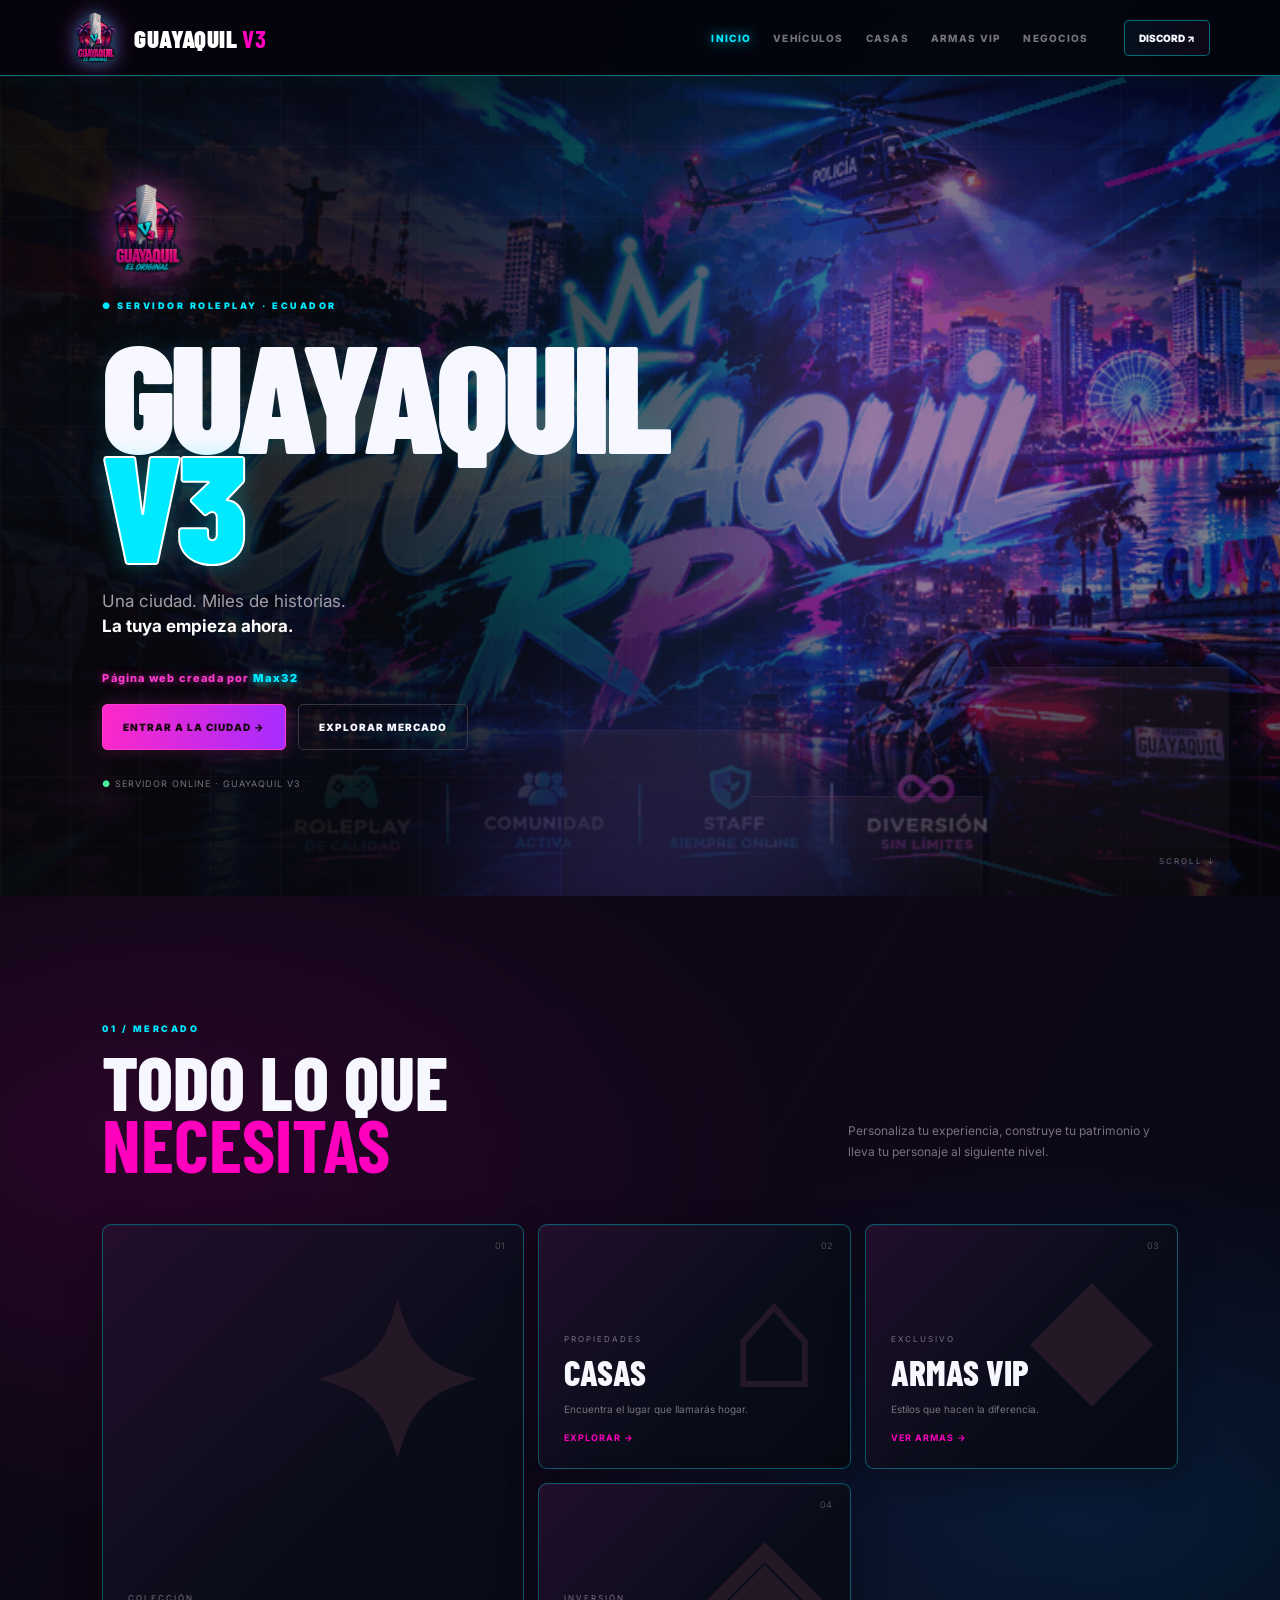
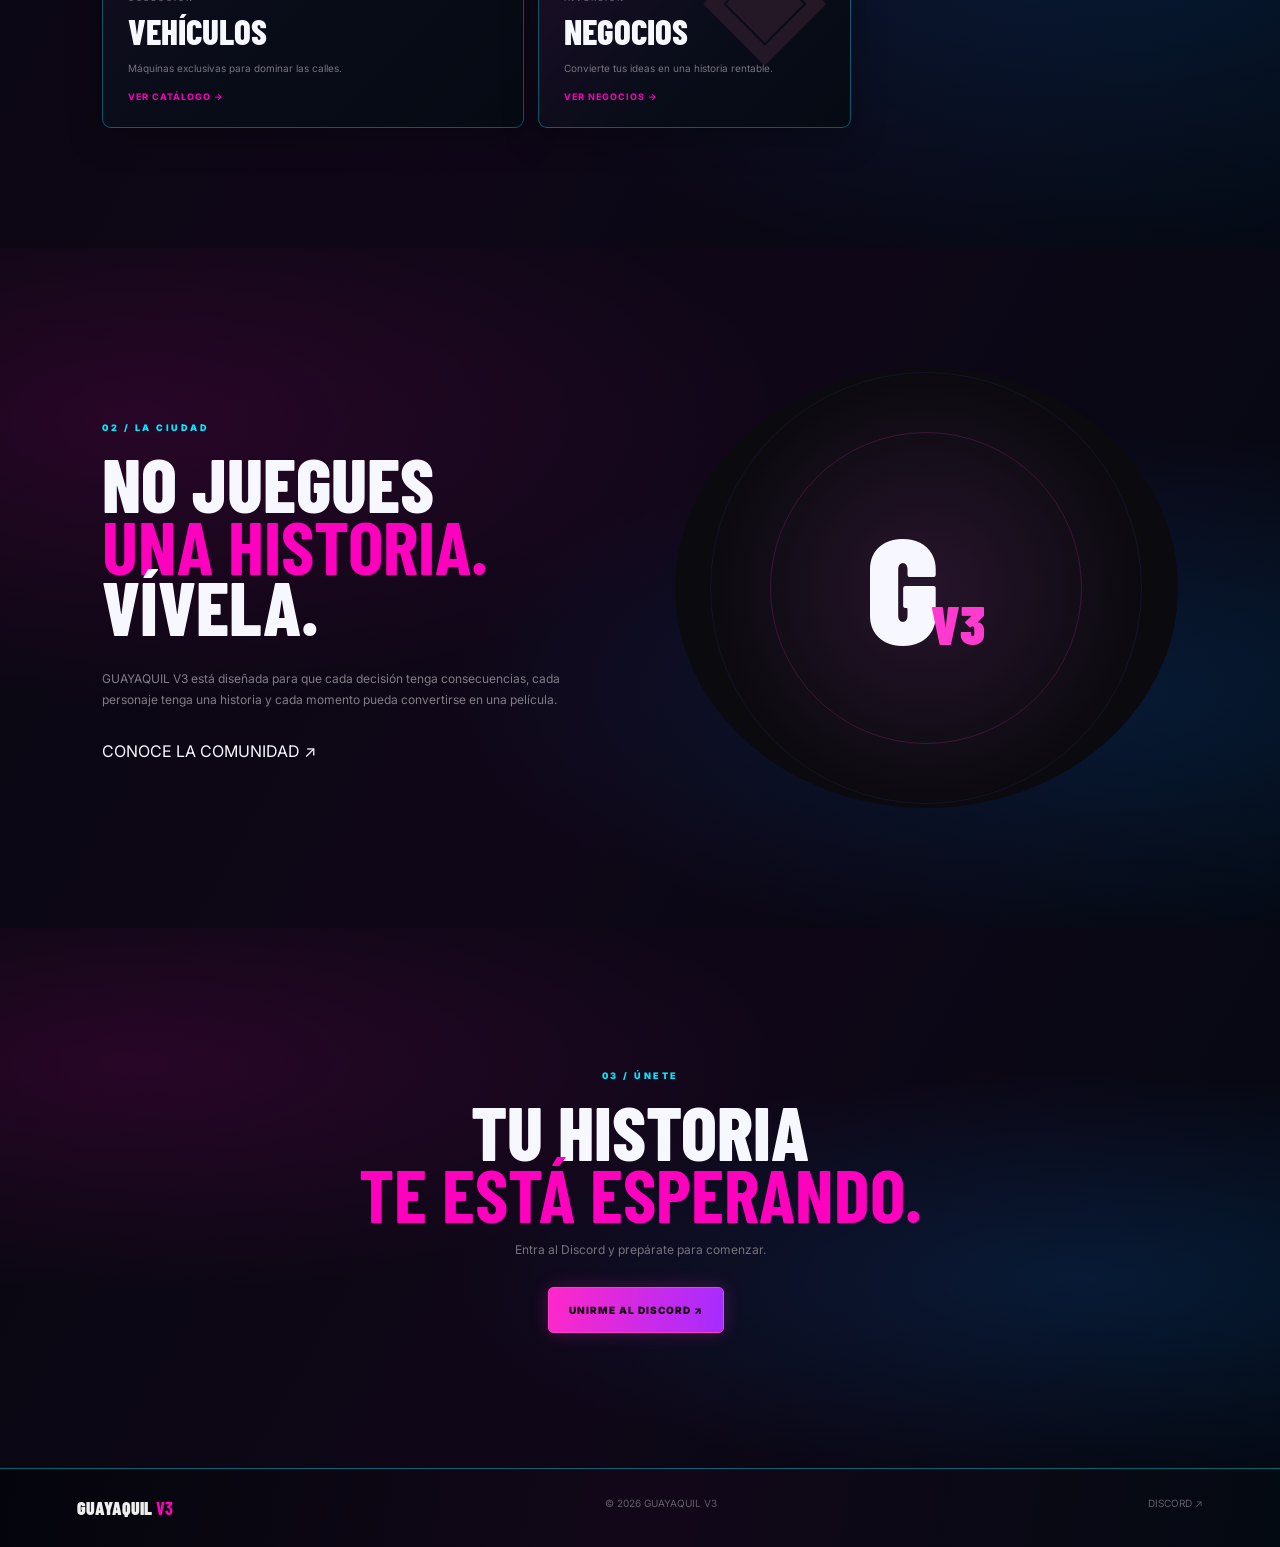
<file: index.html>
<!doctype html>
<html lang="es">
<head>
    <meta charset="utf-8">
    <meta name="viewport" content="width=device-width, initial-scale=1">
    <title>GUAYAQUIL V3 — Tu historia comienza aquí</title>
    <link rel="stylesheet" href="css/style.css">
</head>

<body>

<header class="nav">
    <a class="logo" href="index.html">
        <img src="assets/guayaquilv3logo.png" alt="Logo GUAYAQUIL V3">
        <span>GUAYAQUIL <b>V3</b></span>
    </a>

    <nav>
        <a class="active" href="index.html">INICIO</a>
        <a href="vehiculos.html">VEHÍCULOS</a>
        <a href="casas.html">CASAS</a>
        <a href="armas-vip.html">ARMAS VIP</a>
        <a href="negocios.html">NEGOCIOS</a>
    </nav>

    <a class="discord" href="https://discord.gg/Q2Tde4Y6R" target="_blank">
        DISCORD ↗
    </a>
</header>

<section class="hero">

    <img class="heroBanner"
         src="assets/guayaquil-rp-banner.gif"
         alt=""
         aria-hidden="true">

    <div class="grid"></div>
    <div class="orb o1"></div>
    <div class="orb o2"></div>

    <div class="city">
        <i></i>
        <i></i>
        <i></i>
    </div>

    <div class="heroText">

        <img class="heroLogo"
             src="assets/guayaquilv3logo.png"
             alt="Logo oficial de GUAYAQUIL V3">

        <small>● SERVIDOR ROLEPLAY · ECUADOR</small>

        <h1>
            GUAYAQUIL<br>
            <em>V3</em>
        </h1>

        <p>
            Una ciudad. Miles de historias.<br>
            <strong>La tuya empieza ahora.</strong>
        </p>

        <div class="credit-max32">
            Página web creada por <span>Max32</span>
        </div>

        <div>
            <a class="btn pink"
               href="https://cfx.re/join/gaa9gjq">
                ENTRAR A LA CIUDAD →
            </a>

            <a class="btn" href="#mercado">
                EXPLORAR MERCADO
            </a>
        </div>

        <label>● SERVIDOR ONLINE · GUAYAQUIL V3</label>

    </div>

    <span class="scroll">SCROLL ↓</span>

</section>

<section class="market" id="mercado">

    <small>01 / MERCADO</small>

    <div class="title">
        <h2>
            TODO LO QUE<br>
            <b>NECESITAS</b>
        </h2>

        <p>
            Personaliza tu experiencia, construye tu patrimonio
            y lleva tu personaje al siguiente nivel.
        </p>
    </div>

    <div class="cards">

        <a class="card big" href="vehiculos.html">
            <span>01</span>
            <i>✦</i>
            <div>
                <small>COLECCIÓN</small>
                <h3>VEHÍCULOS</h3>
                <p>Máquinas exclusivas para dominar las calles.</p>
                <b>VER CATÁLOGO →</b>
            </div>
        </a>

        <a class="card" href="casas.html">
            <span>02</span>
            <i>⌂</i>
            <div>
                <small>PROPIEDADES</small>
                <h3>CASAS</h3>
                <p>Encuentra el lugar que llamarás hogar.</p>
                <b>EXPLORAR →</b>
            </div>
        </a>

        <a class="card" href="armas-vip.html">
            <span>03</span>
            <i>◆</i>
            <div>
                <small>EXCLUSIVO</small>
                <h3>ARMAS VIP</h3>
                <p>Estilos que hacen la diferencia.</p>
                <b>VER ARMAS →</b>
            </div>
        </a>

        <a class="card" href="negocios.html">
            <span>04</span>
            <i>◈</i>
            <div>
                <small>INVERSIÓN</small>
                <h3>NEGOCIOS</h3>
                <p>Convierte tus ideas en una historia rentable.</p>
                <b>VER NEGOCIOS →</b>
            </div>
        </a>

    </div>

</section>

<section class="story">

    <div>
        <small>02 / LA CIUDAD</small>

        <h2>
            NO JUEGUES<br>
            <b>UNA HISTORIA.</b><br>
            VÍVELA.
        </h2>

        <p>
            GUAYAQUIL V3 está diseñada para que cada decisión
            tenga consecuencias, cada personaje tenga una
            historia y cada momento pueda convertirse en una película.
        </p>

        <a href="https://discord.gg/Q2Tde4Y6R" target="_blank">
            CONOCE LA COMUNIDAD ↗
        </a>
    </div>

    <div class="seal">
        <div>G<span>V3</span></div>
    </div>

</section>

<section class="cta">

    <small>03 / ÚNETE</small>

    <h2>
        TU HISTORIA<br>
        <b>TE ESTÁ ESPERANDO.</b>
    </h2>

    <p>Entra al Discord y prepárate para comenzar.</p>

    <a class="btn pink"
       href="https://discord.gg/Q2Tde4Y6R"
       target="_blank">
        UNIRME AL DISCORD ↗
    </a>

</section>

<footer>

    <strong>GUAYAQUIL <b>V3</b></strong>

    <span>© 2026 GUAYAQUIL V3</span>

    <a href="https://discord.gg/Q2Tde4Y6R" target="_blank">
        DISCORD ↗
    </a>

</footer>

</body>
</html>
</file>
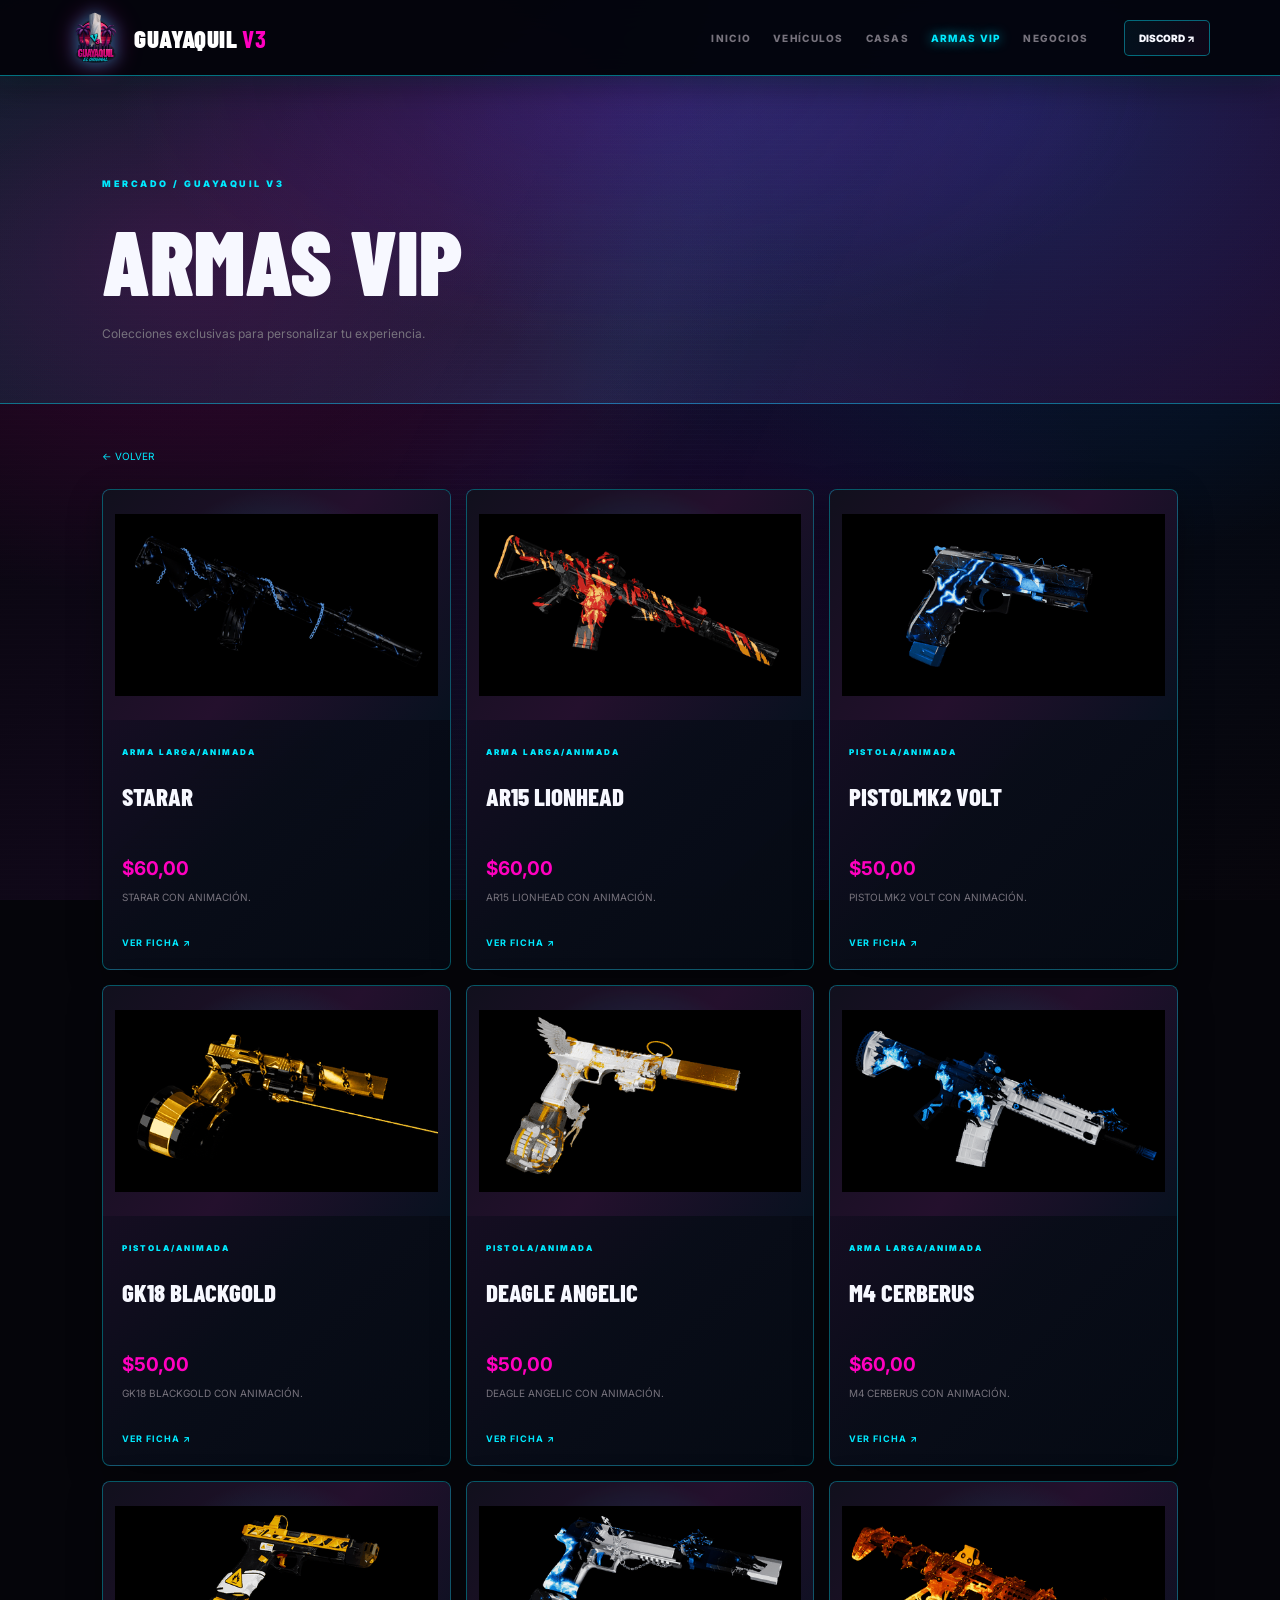
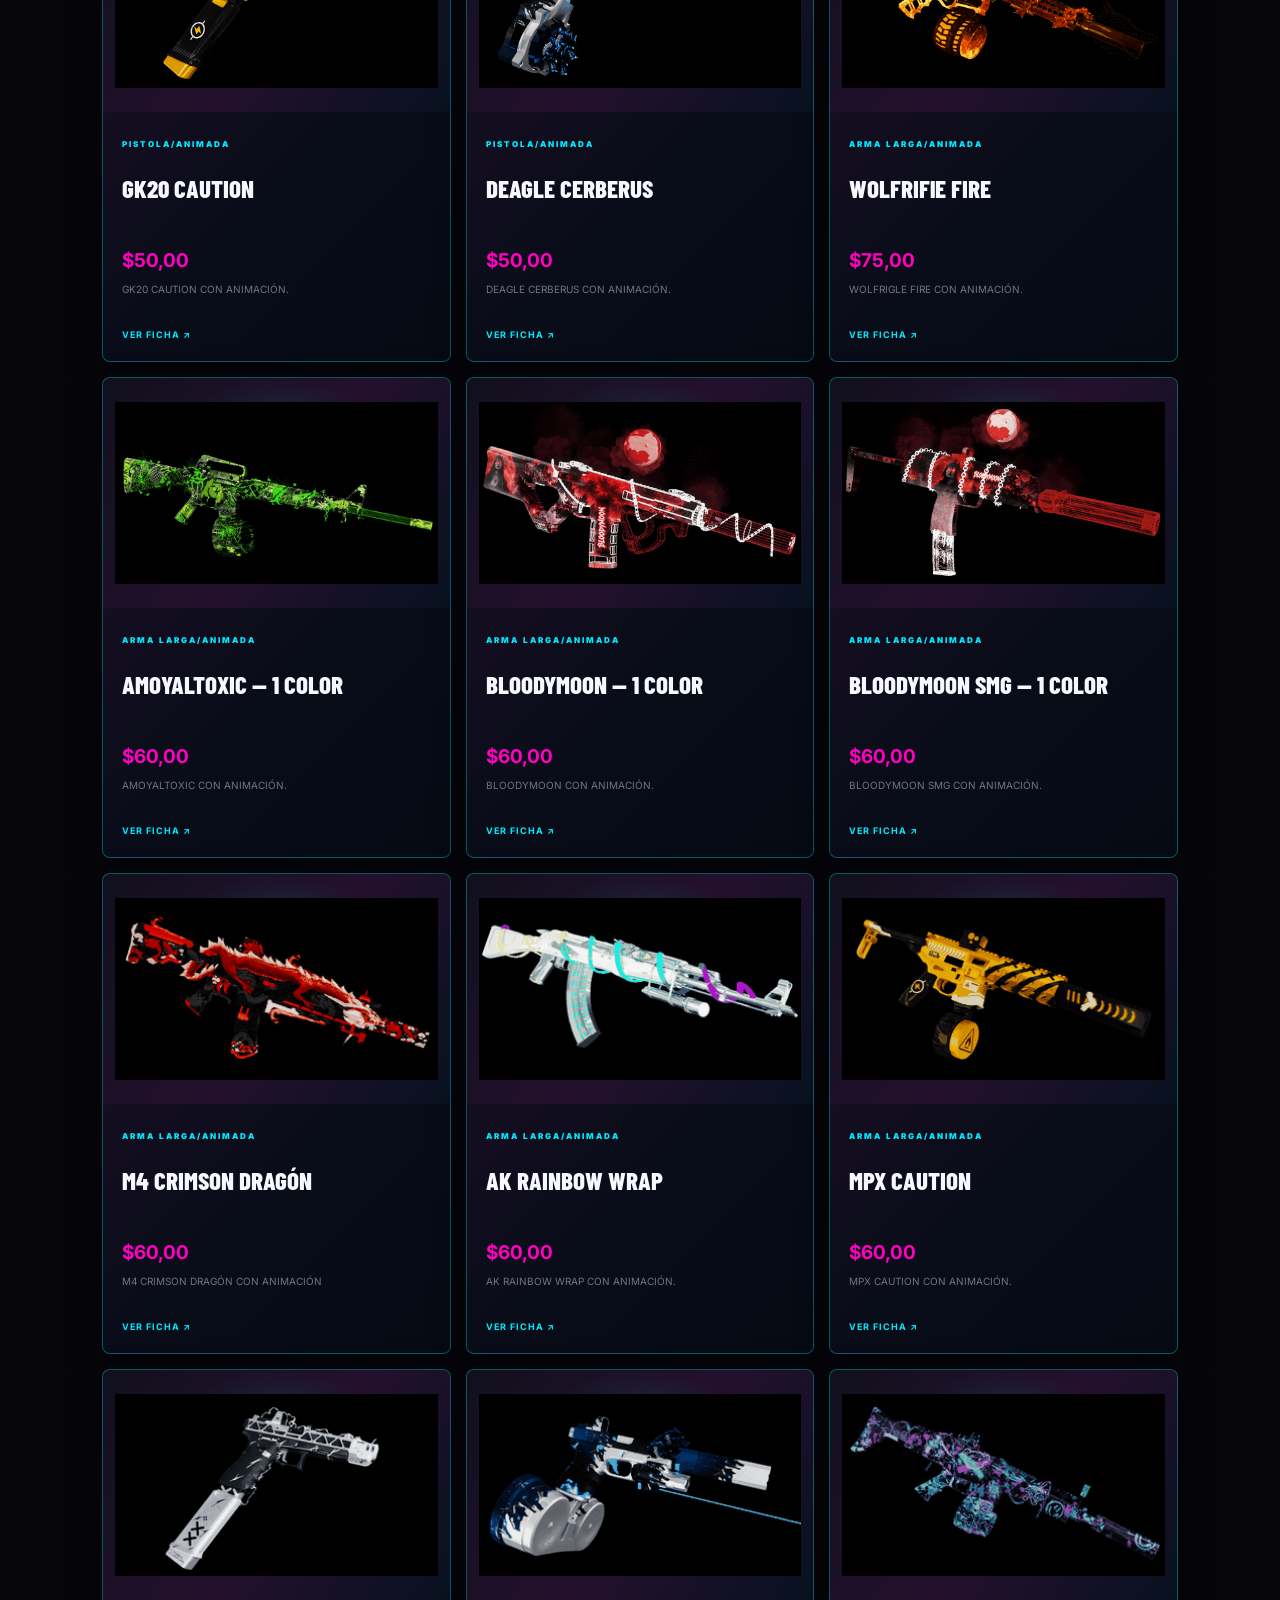
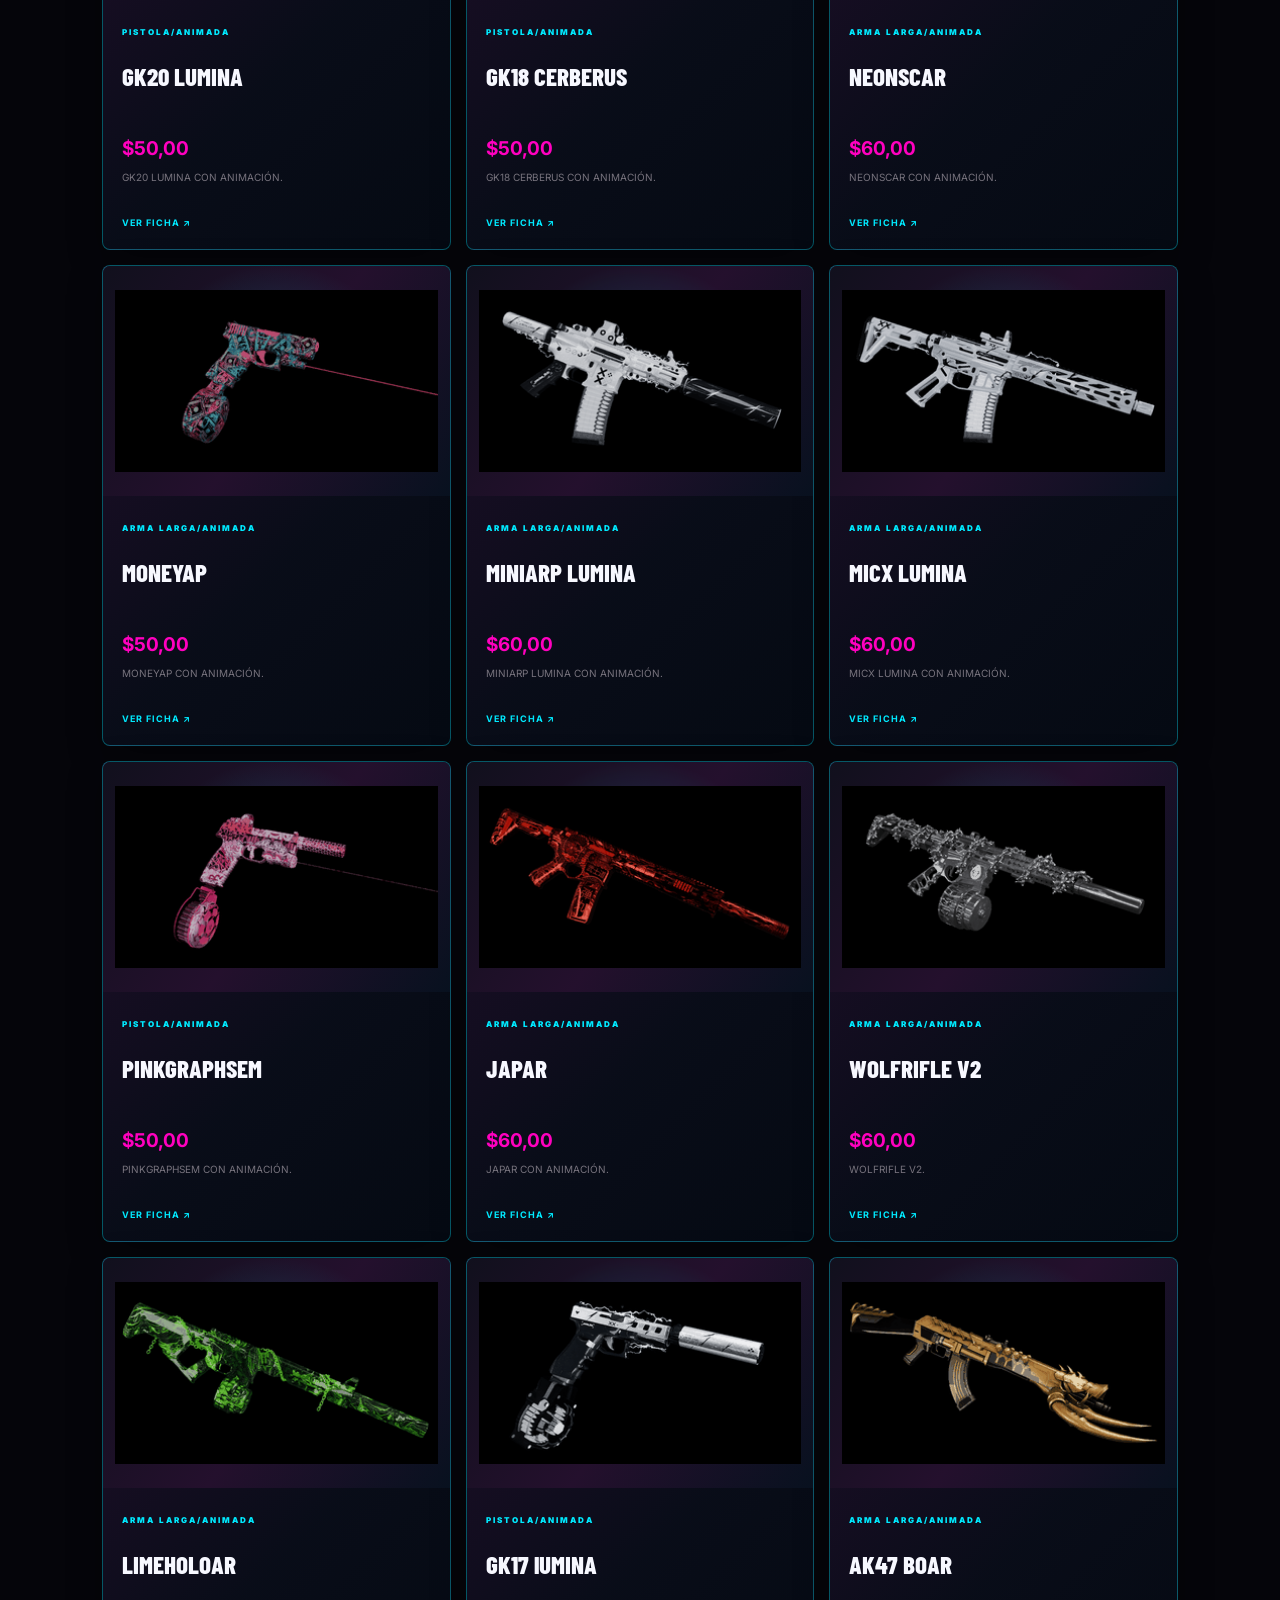
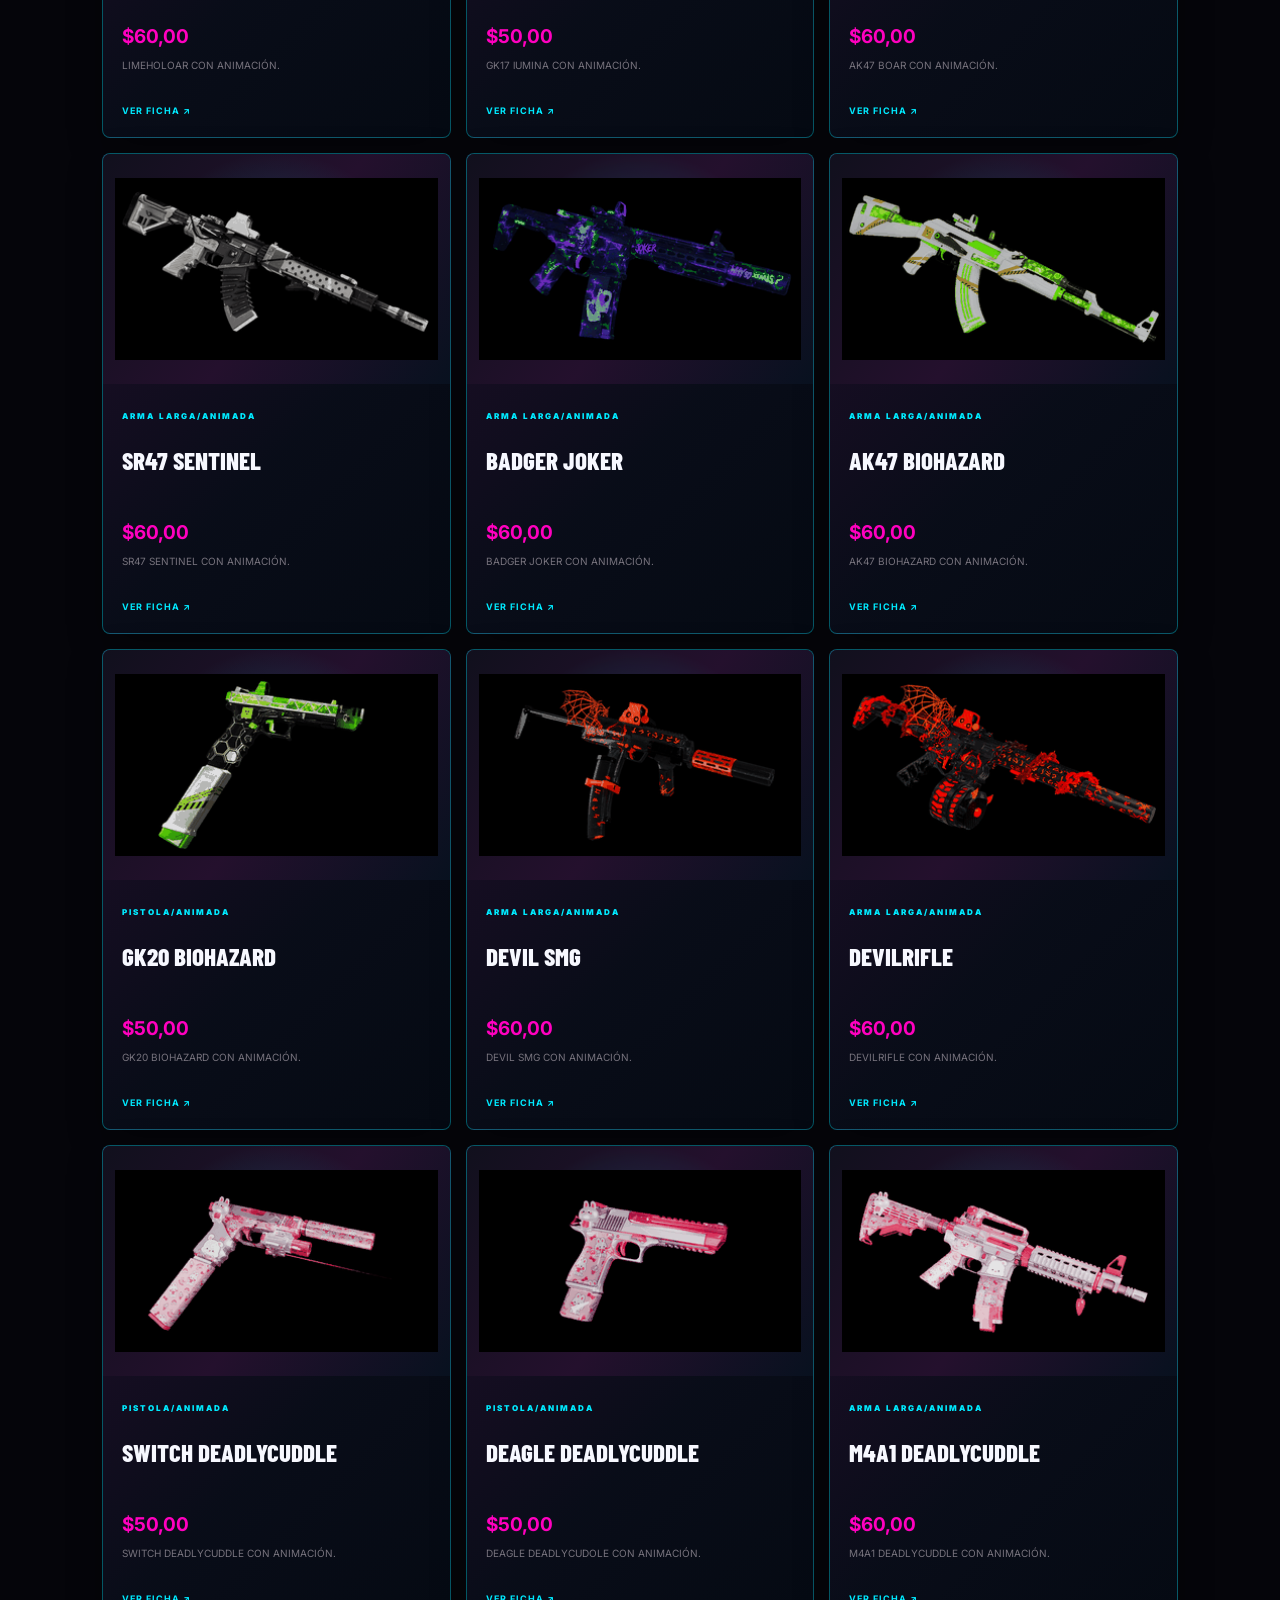
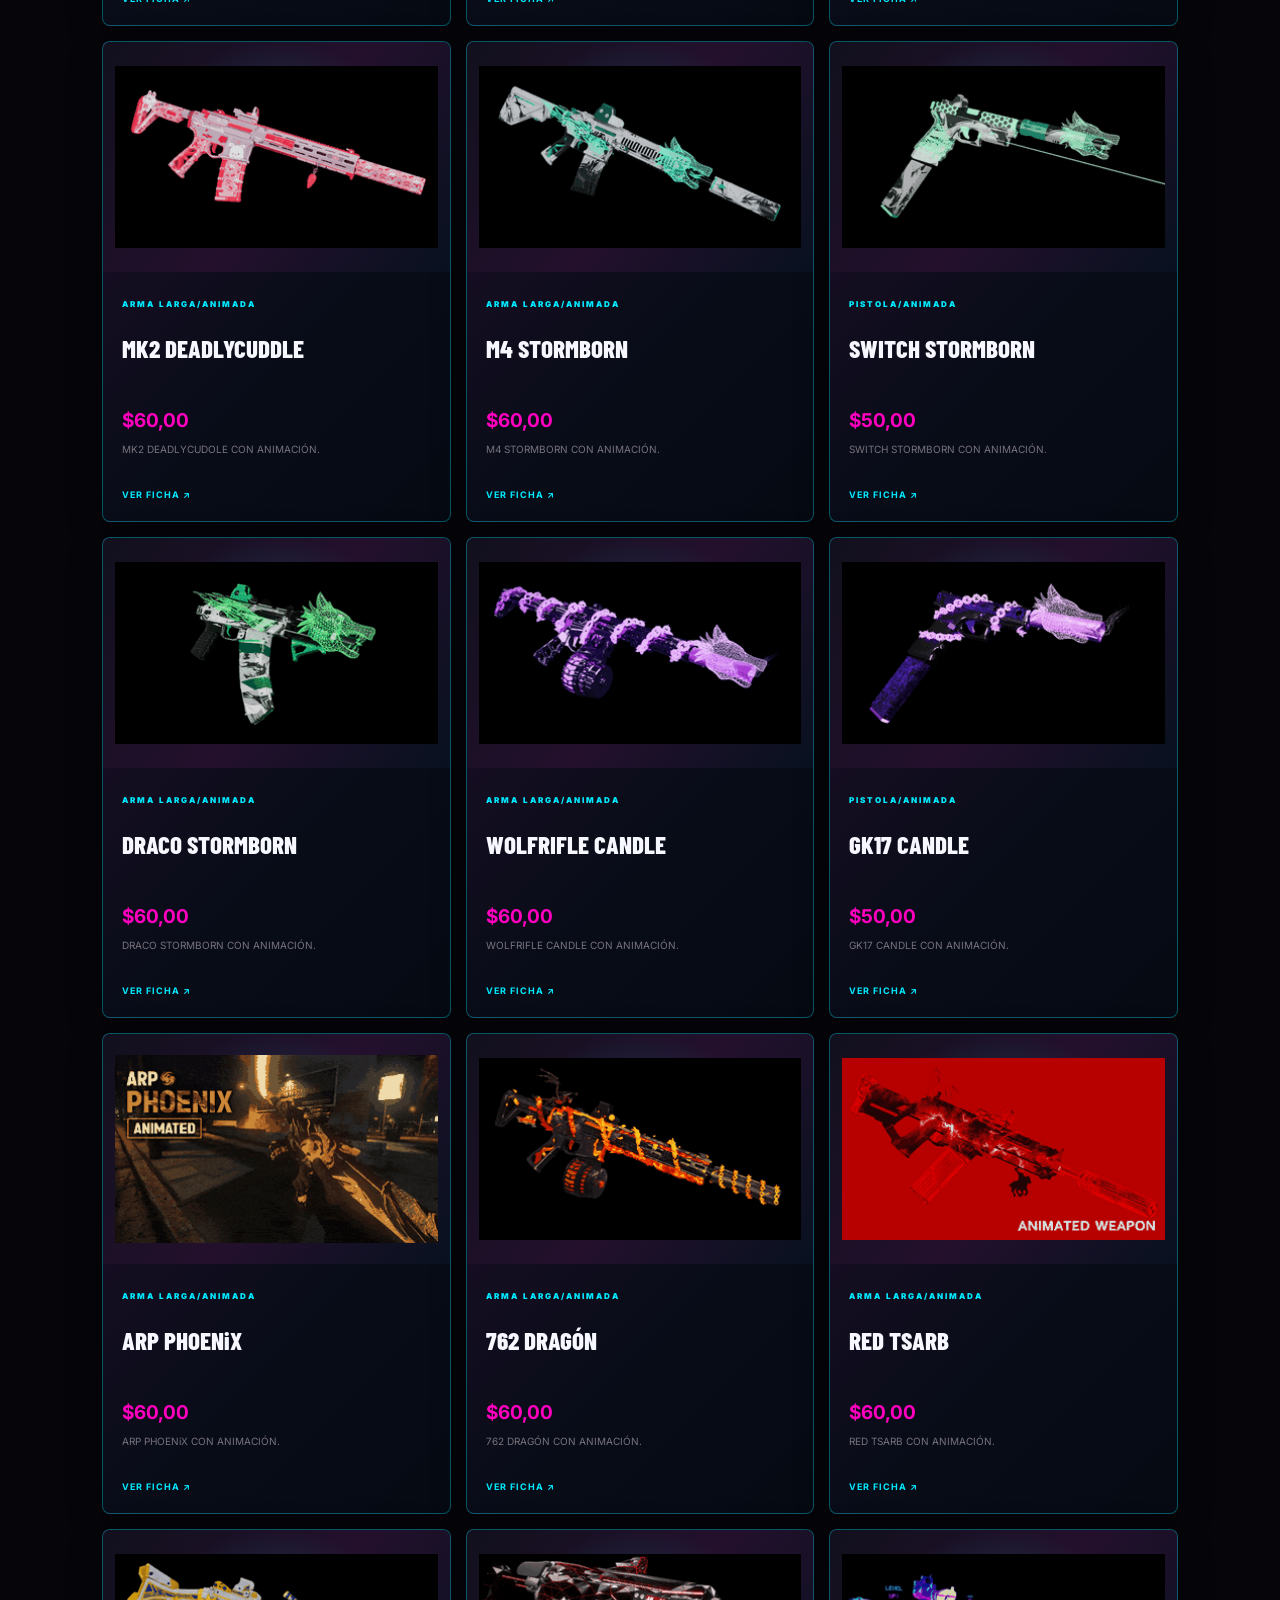
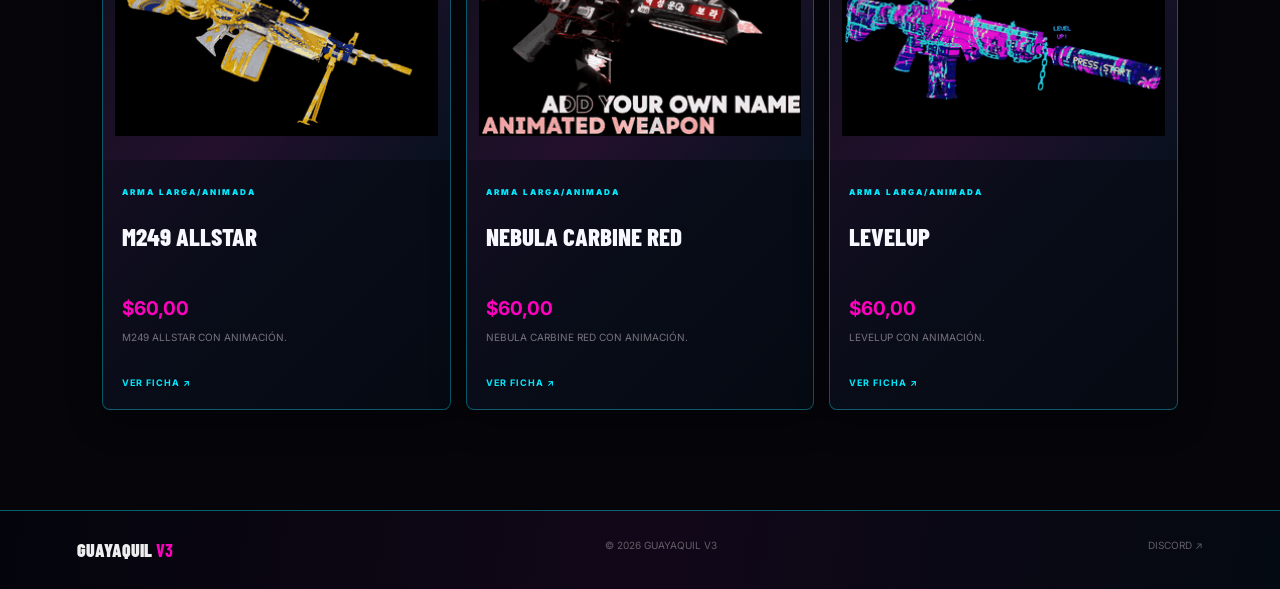
<file: armas-vip.html>
<!doctype html><html lang="es"><head><meta charset="utf-8"><meta name="viewport" content="width=device-width,initial-scale=1"><title>ARMAS VIP — GUAYAQUIL V3</title><link rel="stylesheet" href="css/style.css"></head><body><header class="nav"><a class="logo" href="index.html"><img src="assets/guayaquilv3logo.png" alt="Logo GUAYAQUIL V3"><span>GUAYAQUIL <b>V3</b></span></a><nav><a href="index.html">INICIO</a><a href="vehiculos.html">VEHÍCULOS</a><a href="casas.html">CASAS</a><a class="active" href="armas-vip.html">ARMAS VIP</a><a href="negocios.html">NEGOCIOS</a></nav><a class="discord" href="https://discord.gg/Q2Tde4Y6R" target="_blank">DISCORD ↗</a></header><section class="head"><small>MERCADO / GUAYAQUIL V3</small><h1>ARMAS VIP</h1><p>Colecciones exclusivas para personalizar tu experiencia.</p></section><main class="catalog"><a class="back" href="index.html">← VOLVER</a><div id="grid" class="products" data-cat="armas"></div></main><footer><strong>GUAYAQUIL <b>V3</b></strong><span>© 2026 GUAYAQUIL V3</span><a href="https://discord.gg/Q2Tde4Y6R" target="_blank">DISCORD ↗</a></footer><div id="modal" class="modal hidden"><div class="shade"></div><div class="modalBox"><button id="x">×</button><div class="modalArt">G<span>V3</span></div><div><small id="mcat"></small><h2 id="mtitle"></h2><div id="mprice" class="mprice"></div><p id="mdesc"></p><a class="btn pink" href="https://discord.gg/Q2Tde4Y6R" target="_blank">CONSULTAR POR DISCORD ↗</a></div></div></div><script src="js/catalogo.js"></script><script src="js/script.js"></script></body></html>
</file>
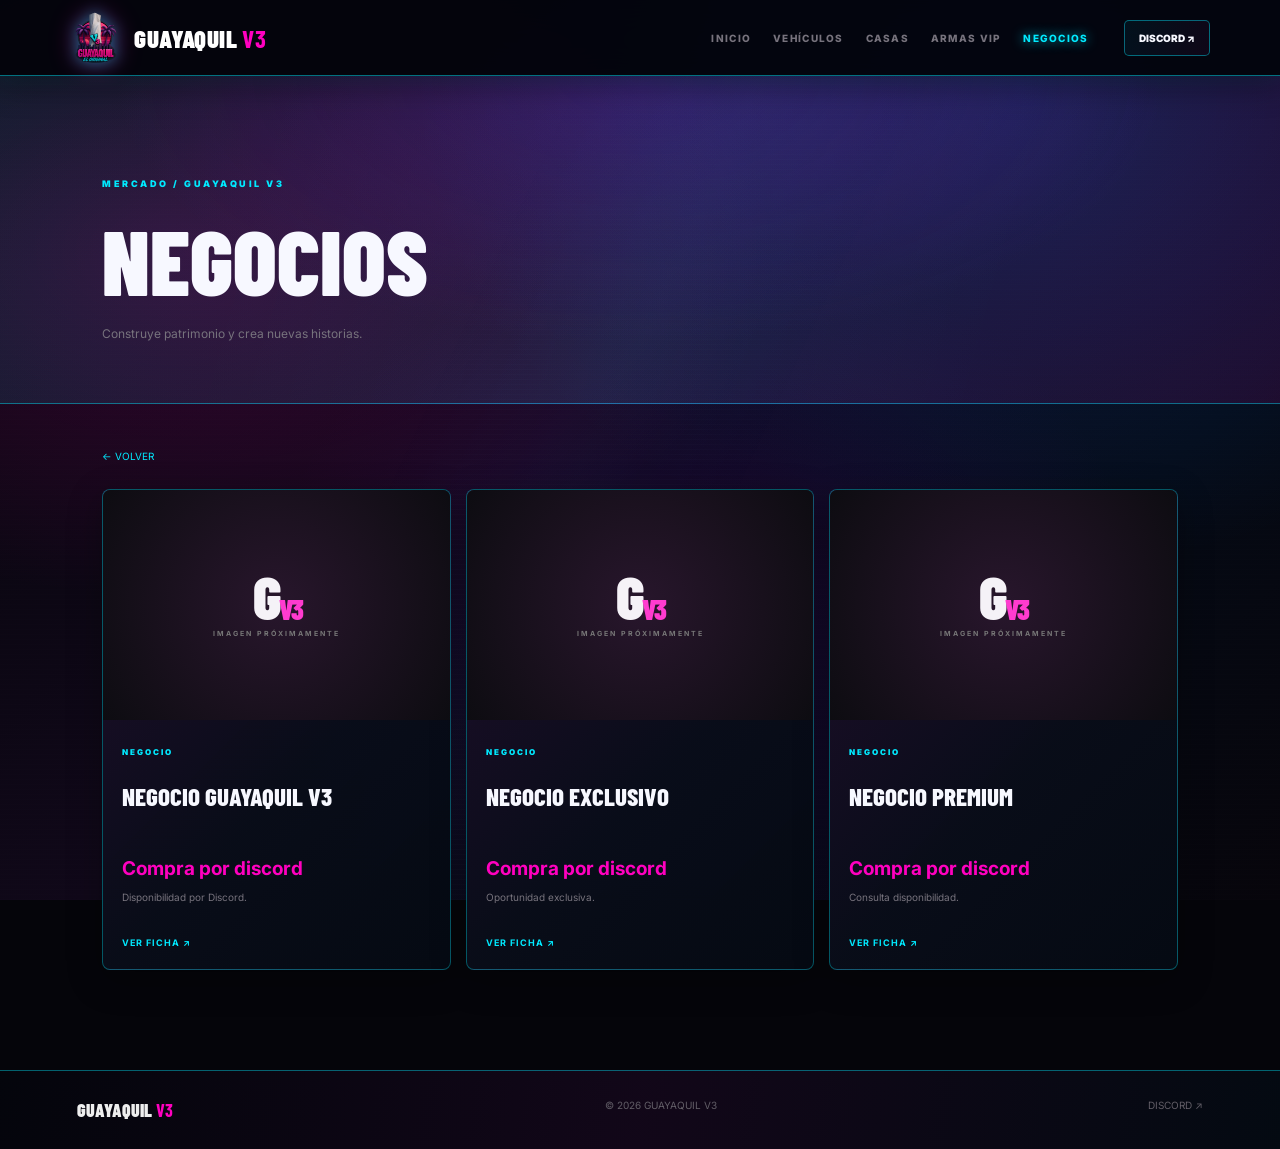
<file: negocios.html>
<!doctype html><html lang="es"><head><meta charset="utf-8"><meta name="viewport" content="width=device-width,initial-scale=1"><title>NEGOCIOS — GUAYAQUIL V3</title><link rel="stylesheet" href="css/style.css"></head><body><header class="nav"><a class="logo" href="index.html"><img src="assets/guayaquilv3logo.png" alt="Logo GUAYAQUIL V3"><span>GUAYAQUIL <b>V3</b></span></a><nav><a href="index.html">INICIO</a><a href="vehiculos.html">VEHÍCULOS</a><a href="casas.html">CASAS</a><a href="armas-vip.html">ARMAS VIP</a><a class="active" href="negocios.html">NEGOCIOS</a></nav><a class="discord" href="https://discord.gg/Q2Tde4Y6R" target="_blank">DISCORD ↗</a></header><section class="head"><small>MERCADO / GUAYAQUIL V3</small><h1>NEGOCIOS</h1><p>Construye patrimonio y crea nuevas historias.</p></section><main class="catalog"><a class="back" href="index.html">← VOLVER</a><div id="grid" class="products" data-cat="negocios"></div></main><footer><strong>GUAYAQUIL <b>V3</b></strong><span>© 2026 GUAYAQUIL V3</span><a href="https://discord.gg/Q2Tde4Y6R" target="_blank">DISCORD ↗</a></footer><div id="modal" class="modal hidden"><div class="shade"></div><div class="modalBox"><button id="x">×</button><div class="modalArt">G<span>V3</span></div><div><small id="mcat"></small><h2 id="mtitle"></h2><div id="mprice" class="mprice"></div><p id="mdesc"></p><a class="btn pink" href="https://discord.gg/Q2Tde4Y6R" target="_blank">CONSULTAR POR DISCORD ↗</a></div></div></div><script src="js/catalogo.js"></script><script src="js/script.js"></script></body></html>
</file>
<file: css/style.css>
@import url('https://fonts.googleapis.com/css2?family=Barlow+Condensed:wght@600;700;800;900&family=Inter:wght@400;600;700;800&display=swap');
*{box-sizing:border-box}
body{margin:0;background:#08080b;color:#f5f2f7;font-family:Inter,Arial,sans-serif}
a{text-decoration:none;color:inherit}
.nav{height:80px;padding:0 6%;display:flex;align-items:center;gap:35px;position:sticky;top:0;z-index:20;background:#08080bdd;backdrop-filter:blur(18px);border-bottom:1px solid #211e26}
.logo{display:flex;align-items:center;gap:10px;font:900 25px 'Barlow Condensed';margin-right:auto}
.logo img{width:34px;height:34px;object-fit:contain;filter:drop-shadow(0 0 8px #ff3bcf66)}
.logo b,h1 em,h2 b,.card b,.price b,.mprice b{color:#ff3bcf}
.nav nav{display:flex;gap:27px}
.nav nav a{font-size:10px;font-weight:800;letter-spacing:1.3px;color:#77737d}
.nav nav a:hover,.nav nav .active{color:#fff}
.discord{font-size:10px;font-weight:900;border:1px solid #39333d;border-radius:5px;padding:11px 14px}
.discord:hover{border-color:#ff3bcf;color:#ff3bcf}
.hero{height:calc(100vh - 80px);min-height:650px;position:relative;isolation:isolate;overflow:hidden;display:flex;align-items:center;padding:0 8%;background:radial-gradient(circle at 70% 45%,#30133d,transparent 35%),linear-gradient(120deg,#08080b,#100a14)}
.grid{position:absolute;inset:0;z-index:2;pointer-events:none;background-image:linear-gradient(#ffffff05 1px,transparent 1px),linear-gradient(90deg,#ffffff05 1px,transparent 1px);background-size:70px 70px}
.orb{position:absolute;border-radius:50%;filter:blur(80px);opacity:.22;z-index:2;pointer-events:none}
.o1{width:400px;height:400px;background:#ff3bcf;right:10%;top:15%}
.o2{width:350px;height:350px;background:#754cff;right:35%;bottom:-20%}
.heroText{position:relative;z-index:5}
.heroText>small,.market>small,.story small,.cta small,.head small{color:#ff3bcf;font-size:9px;font-weight:900;letter-spacing:2.5px}
.heroLogo{display:block;width:92px;height:92px;object-fit:contain;margin:0 0 18px;filter:drop-shadow(0 0 18px #ff3bcf88);animation:logoFloat 4s ease-in-out infinite}
.hero h1{font:900 clamp(90px,12vw,175px)/.72 'Barlow Condensed';letter-spacing:-5px;margin:25px 0}
.hero h1 em{font-style:normal;color:transparent;-webkit-text-stroke:2px #fff}
.hero p{color:#a29da7;font-size:17px;line-height:1.5;margin:30px 0}
.hero p strong{color:#fff}
.btn{display:inline-block;padding:16px 20px;border:1px solid #3a3540;border-radius:5px;font-size:10px;font-weight:900;letter-spacing:1px;margin-right:8px}
.btn.pink{background:#ff3bcf;color:#170511;border-color:#ff3bcf;box-shadow:0 10px 35px #ff3bcf2a}
.heroText label{display:block;margin-top:28px;color:#77727c;font-size:9px;letter-spacing:1px}
.heroText label:first-letter{color:#48ef99}
.scroll{position:absolute;right:5%;bottom:30px;z-index:3;color:#69646d;font-size:8px;letter-spacing:2px}
.city{position:absolute;right:4%;bottom:0;width:52%;height:45%;z-index:2;opacity:.28;pointer-events:none}
.city i{position:absolute;bottom:0;background:linear-gradient(#3d2d3e,#17131a);border-top:1px solid #6d456a}
.city i:nth-child(1){left:0;width:35%;height:45%}
.city i:nth-child(2){left:28%;width:35%;height:27%}
.city i:nth-child(3){right:0;width:36%;height:62%}
.heroBanner{position:absolute;inset:0;width:100%;height:100%;object-fit:cover;object-position:center center;z-index:0;opacity:.72;transform:scale(1.03);animation:bannerDrift 28s ease-in-out infinite alternate;pointer-events:none}
.hero::after{content:"";position:absolute;inset:0;z-index:1;background:linear-gradient(90deg,rgba(8,8,11,.94) 0%,rgba(8,8,11,.78) 30%,rgba(8,8,11,.24) 68%,rgba(8,8,11,.34) 100%),linear-gradient(0deg,rgba(8,8,11,.58),transparent 42%,rgba(8,8,11,.14))}
@keyframes bannerDrift{from{transform:scale(1.03) translate3d(0,0,0)}to{transform:scale(1.12) translate3d(-1.2%,.6%,0)}}
@keyframes logoFloat{0%,100%{transform:translateY(0)}50%{transform:translateY(-6px)}}
.market{padding:120px 8%}
.title{display:flex;justify-content:space-between;align-items:end;margin:15px 0 50px}
.title h2,.story h2,.cta h2{font:800 75px/.82 'Barlow Condensed';margin:0}
.title p{max-width:330px;color:#77737d;font-size:12px;line-height:1.7}
.cards{display:grid;grid-template-columns:1.35fr 1fr 1fr;grid-auto-rows:245px;gap:14px}
.card{position:relative;overflow:hidden;border:1px solid #24212a;border-radius:9px;background:linear-gradient(135deg,#121117,#0b0a0f);padding:25px;transition:.25s}
.card.big{grid-row:span 2}
.card:hover{transform:translateY(-5px);border-color:#60455f}
.card>span{position:absolute;right:18px;top:15px;color:#4d4852;font-size:9px}
.card>i{position:absolute;right:10%;top:5%;font:900 150px 'Barlow Condensed';font-style:normal;color:#241827}
.card.big>i{font-size:210px}
.card div{position:absolute;bottom:23px;left:25px}
.card div small{color:#77727d;font-size:8px;letter-spacing:2px}
.card h3{font:800 35px 'Barlow Condensed';margin:5px 0}
.card p{color:#77737d;font-size:10px;max-width:280px}
.card b{font-size:9px;letter-spacing:1px}
.story{padding:120px 8%;display:grid;grid-template-columns:1fr 1fr;gap:70px;align-items:center;background:#0b0a0f}
.story h2{margin:18px 0}
.story p{max-width:520px;color:#817c86;font-size:12px;line-height:1.8;margin:30px 0}
.story>a{font-size:10px;font-weight:900;border-bottom:1px solid #3b3540;padding-bottom:8px}
.seal{height:440px;display:flex;align-items:center;justify-content:center;border-radius:50%;background:radial-gradient(circle,#27142b,#0b0a0f 65%);position:relative}
.seal:before,.seal:after{content:"";position:absolute;border:1px solid #ff3bcf2d;border-radius:50%}
.seal:before{width:310px;height:310px}
.seal:after{width:430px;height:430px;border-color:#754cff1c}
.seal div{font:900 150px/.7 'Barlow Condensed';letter-spacing:-8px}
.seal span{color:#ff3bcf;font-size:55px;letter-spacing:0}
.cta{text-align:center;padding:135px 20px;position:relative;overflow:hidden}
.cta h2{margin:18px 0}
.cta p{color:#77737d;font-size:12px;margin-bottom:30px}
footer{padding:28px 6%;border-top:1px solid #211e26;display:flex;justify-content:space-between;color:#625e67;font-size:10px}
footer strong{font:900 18px 'Barlow Condensed';color:#eee}
footer strong b{color:#ff3bcf}
.head{padding:95px 8% 50px;background:radial-gradient(circle at 50% 0,#30143d,transparent 50%);border-bottom:1px solid #1e1b22}
.head h1{font:900 90px 'Barlow Condensed';margin:15px 0 5px}
.head p{color:#77737d;font-size:12px}
.catalog{padding:40px 8% 100px}
.back{font-size:10px;color:#77727d}
.products{display:grid;grid-template-columns:repeat(3,minmax(0,1fr));gap:15px;margin-top:25px}
.product{min-width:0;border:1px solid #24212a;background:#0e0d12;border-radius:8px;overflow:hidden;cursor:pointer;transition:.25s}
.product:hover{transform:translateY(-4px);border-color:#60455f}
/* Catálogo: GIF centrado y sin etiquetas encima de las armas */
.prodArt{position:relative;isolation:isolate;overflow:hidden;width:100%;height:230px;display:flex;align-items:center;justify-content:center;padding:0;background:radial-gradient(circle,#28162c,#0d0c11);font:900 40px 'Barlow Condensed';text-align:center;color:#3f2441}
.prodArt img.productImage{display:block;position:absolute;inset:0;z-index:1;width:100%;height:100%;min-width:0;min-height:0;max-width:100%;max-height:100%;padding:12px;object-fit:contain;object-position:center;background:transparent}
.prodArt .artTag,.prodArt .artBrand{position:absolute;z-index:2;pointer-events:none;display:none}
.prodArt b{color:#ff3bcf}
.prodArt small{position:absolute;margin-top:-190px;margin-left:190px;font:700 7px Inter;color:#777;letter-spacing:2px}
.artTag{display:inline-block;padding:5px 7px;background:#08080bc9;border:1px solid #ffffff20;border-radius:3px;color:#e9dce9;font:800 8px Inter,sans-serif;letter-spacing:1px}
.artBrand{color:#aaa1b0;font:800 8px Inter,sans-serif;letter-spacing:1.5px;text-shadow:0 1px 6px #000}
.artBrand b{color:#ff3bcf}
.artPlaceholder{width:100%;height:100%;display:flex;flex-direction:column;align-items:center;justify-content:center;gap:8px;background:radial-gradient(circle,#28162c,#0d0c11)}
.artSymbol{font:900 60px/.8 'Barlow Condensed';color:#f5f2f7;letter-spacing:-3px}
.artSymbol span{color:#ff3bcf;font-size:28px}
.artPlaceholder small{position:static;margin:0;color:#777;font:700 7px Inter,sans-serif;letter-spacing:2px}
.no-image{background:radial-gradient(circle,#28162c,#0d0c11)}
.prodInfo{padding:19px}
.prodInfo>small{color:#ff3bcf;font-size:8px;font-weight:900;letter-spacing:2px}
.prodInfo h3{font:800 25px/1 'Barlow Condensed';min-height:48px}
.prodInfo p{color:#77737d;font-size:10px;line-height:1.5;min-height:30px}
.prodInfo>strong{font-size:9px;letter-spacing:1px}
.price{font-size:19px}
.price s{color:#55515d;font-size:13px;margin-right:7px}
.modal{position:fixed;inset:0;z-index:100;display:flex;align-items:center;justify-content:center}
.hidden{display:none}
.shade{position:absolute;inset:0;background:#000d;backdrop-filter:blur(10px)}
.modalBox{position:relative;z-index:2;width:min(850px,92%);display:grid;grid-template-columns:1fr 1fr;background:#111016;border:1px solid #38313c;border-radius:10px;overflow:hidden}
.modalBox>div:last-child{padding:45px}
.modalArt{position:relative;isolation:isolate;overflow:hidden;min-width:0;min-height:400px;display:flex;align-items:center;justify-content:center;font:900 130px 'Barlow Condensed';color:#3e2140;background:radial-gradient(circle,#29152e,#0d0c11)}
.modalArt img.modalProductImage{display:block;position:absolute;inset:0;z-index:1;width:100%;height:100%;min-width:0;min-height:400px;max-width:100%;padding:20px;object-fit:contain;object-position:center;background:transparent}
.modalArt .artTag,.modalArt .artBrand{display:none!important}
.modalArt span{color:#ff3bcf;font-size:50px}
.modalBox h2{font:800 40px/1 'Barlow Condensed'}
.modalBox p{color:#88828c;font-size:12px;line-height:1.7}
.mprice{font-size:23px}
.mprice s{color:#55515d;font-size:14px;margin-right:8px}
.modalBox button{position:absolute;right:12px;top:12px;border:1px solid #48404c;background:#111;color:#fff;border-radius:50%;width:32px;height:32px;font-size:20px}
@media(max-width:900px){.nav nav{display:none}.cards,.products{grid-template-columns:repeat(2,minmax(0,1fr))}.card.big{grid-row:auto}.story{grid-template-columns:1fr}.seal{display:none}}
@media(max-width:700px){.heroBanner{object-position:58% center;opacity:.55}.hero::after{background:linear-gradient(90deg,rgba(8,8,11,.90),rgba(8,8,11,.55)),linear-gradient(0deg,rgba(8,8,11,.65),transparent)}}
@media(max-width:600px){.nav .logo{font-size:21px}.nav .logo img{width:29px;height:29px}.hero{padding:0 7%}.hero h1{font-size:82px;margin-top:18px}.heroLogo{width:72px;height:72px;margin-bottom:12px}.hero .heroLogo{width:108px;height:108px;margin-bottom:14px}.market,.story{padding:80px 6%}.title{display:block}.title h2,.story h2,.cta h2{font-size:57px}.cards,.products{grid-template-columns:1fr}.head{padding:70px 6% 40px}.head h1{font-size:70px}.catalog{padding:35px 6% 70px}.modalBox{grid-template-columns:1fr}.modalArt,.modalArt img.modalProductImage{min-height:220px}.modalBox>div:last-child{padding:28px}footer{flex-direction:column;gap:12px;text-align:center}}
@media(prefers-reduced-motion:reduce){.heroBanner,.heroLogo{animation:none;transform:none}}


/* =========================================================
   GUAYAQUIL V3 — TEMA NEÓN CINEMATOGRÁFICO
   Overrides visuales: conserva catálogo, tarjetas y funciones.
   ========================================================= */
:root{
  --gv3-cyan:#00eaff;
  --gv3-blue:#168bff;
  --gv3-pink:#ff28c8;
  --gv3-violet:#702cff;
  --gv3-bg:#05070d;
  --gv3-panel:rgba(10,13,25,.88);
}
html{background:var(--gv3-bg);scroll-behavior:smooth}
body{
  background:
    radial-gradient(ellipse at 50% -12%,rgba(112,44,255,.25),transparent 46%),
    radial-gradient(ellipse at 92% 22%,rgba(0,234,255,.09),transparent 32%),
    radial-gradient(ellipse at 4% 54%,rgba(255,40,200,.08),transparent 34%),
    #05070d;
  color:#f7f8ff;
}
body:before{
  content:"";position:fixed;inset:0;z-index:-1;pointer-events:none;
  background:linear-gradient(120deg,transparent 0 42%,rgba(0,234,255,.025) 50%,transparent 58%),
             repeating-linear-gradient(0deg,rgba(255,255,255,.012) 0 1px,transparent 1px 4px);
}
.nav{
  min-height:78px;height:auto;padding:12px 5.5%;
  background:rgba(4,6,13,.88);border-bottom:1px solid rgba(0,234,255,.25);
  box-shadow:0 8px 32px rgba(0,0,0,.28),0 1px 18px rgba(0,234,255,.04);
}
.logo{gap:11px;font-size:25px;letter-spacing:.4px}
.logo img{
  width:43px;height:43px;object-fit:contain;filter:drop-shadow(0 0 8px rgba(0,234,255,.32)) drop-shadow(0 0 12px rgba(255,40,200,.18));
}
.logo b,h1 em,h2 b,.card b,.price b,.mprice b{color:var(--gv3-pink)}
.nav nav{gap:clamp(12px,1.7vw,27px)}
.nav nav a{transition:color .2s ease,text-shadow .2s ease}
.nav nav a:hover,.nav nav .active{color:var(--gv3-cyan);text-shadow:0 0 12px rgba(0,234,255,.55)}
.discord,.btn{transition:all .2s ease}
.discord{border-color:rgba(0,234,255,.42);background:linear-gradient(110deg,rgba(0,234,255,.06),rgba(255,40,200,.05))}
.discord:hover{border-color:var(--gv3-pink);color:var(--gv3-pink);box-shadow:0 0 18px rgba(255,40,200,.18)}
.hero{
  background-color:#05070d;
  background-image:radial-gradient(ellipse at 70% 35%,rgba(0,105,255,.22),transparent 38%),radial-gradient(ellipse at 80% 65%,rgba(255,40,200,.18),transparent 35%);
}
.hero:after{pointer-events:none}
.heroText h1{ text-shadow:0 0 26px rgba(0,234,255,.12) }
.heroText h1 em{color:var(--gv3-cyan);text-shadow:0 0 24px rgba(0,234,255,.32)}
.head{
  position:relative;isolation:isolate;overflow:hidden;
  background:
    radial-gradient(ellipse at 52% 0%,rgba(112,44,255,.24),transparent 52%),
    linear-gradient(110deg,rgba(0,234,255,.035),transparent 42%,rgba(255,40,200,.045));
  border-bottom:1px solid rgba(0,234,255,.22);
}
.head:after{
  content:"";position:absolute;inset:0;z-index:-1;pointer-events:none;
  background:linear-gradient(105deg,transparent 20%,rgba(0,234,255,.045) 50%,transparent 78%);
}
.head small,.heroText small,.market small,.title small,.story small,.cta small{color:var(--gv3-cyan)}
.catalog{position:relative}
.back{color:var(--gv3-cyan);transition:color .2s ease}
.back:hover{color:var(--gv3-pink)}
.products .product,.cards .card{
  background:linear-gradient(145deg,rgba(16,18,31,.96),rgba(8,10,18,.96));
  border:1px solid rgba(156,176,210,.28);
  box-shadow:0 8px 28px rgba(0,0,0,.16);
  transition:transform .22s ease,border-color .22s ease,box-shadow .22s ease;
}
.products .product:hover,.cards .card:hover{
  transform:translateY(-4px);border-color:rgba(0,234,255,.7);
  box-shadow:0 12px 34px rgba(0,0,0,.3),0 0 22px rgba(0,234,255,.09),0 0 20px rgba(255,40,200,.05);
}
.prodArt,.modalArt{
  background:radial-gradient(ellipse at 50% 35%,rgba(0,119,255,.14),transparent 52%),linear-gradient(120deg,#0a0d18,#151020 55%,#0a0c14);
}
.prodInfo small,.artTag{color:var(--gv3-cyan)}
.price b,.mprice b{color:var(--gv3-pink)}
.viewProduct{color:var(--gv3-cyan)}
footer{
  background:rgba(3,5,11,.92);border-top:1px solid rgba(0,234,255,.22);
}
footer strong b{color:var(--gv3-pink)}
.modalBox{background:linear-gradient(140deg,#101321,#090a11);border-color:rgba(0,234,255,.32);box-shadow:0 0 45px rgba(0,0,0,.45),0 0 25px rgba(0,234,255,.08)}
.modalBox button:hover{border-color:var(--gv3-pink);color:var(--gv3-pink)}
.btn.pink{background:linear-gradient(100deg,#ff28c8,#a52cff);box-shadow:0 0 18px rgba(255,40,200,.22)}
.btn.pink:hover{filter:brightness(1.12);transform:translateY(-1px)}
@media(max-width:900px){
  .nav{padding:12px 4%}
  .nav .logo img{width:37px;height:37px}
}
@media(max-width:600px){
  .nav .logo{font-size:20px;gap:8px}
  .nav .logo img{width:34px;height:34px}
}


/* GUAYAQUIL V3 — FONDO GLOBAL INTENSO + LOGO VISIBLE */
:root{
 --gv3-cyan:#00eaff;--gv3-blue:#087cff;--gv3-pink:#ff00bf;
 --gv3-purple:#6515a8;--gv3-black:#05050a;
}
html,body{min-height:100%;background:#05050a!important}
body{
 background:
  radial-gradient(ellipse at 80% 10%,rgba(0,117,255,.22),transparent 42%),
  radial-gradient(ellipse at 15% 28%,rgba(255,0,191,.18),transparent 38%),
  radial-gradient(ellipse at 55% 72%,rgba(82,0,150,.2),transparent 45%),
  linear-gradient(135deg,#05050a 0%,#100819 45%,#050a15 75%,#07050b 100%)!important;
 background-attachment:fixed!important;
}
body:before{
 content:"";position:fixed;inset:0;z-index:0;pointer-events:none;
 opacity:.55;
 background:
  linear-gradient(115deg,transparent 0 35%,rgba(0,234,255,.055) 47%,transparent 58%),
  repeating-linear-gradient(0deg,rgba(255,255,255,.018) 0 1px,transparent 1px 5px);
}
body>*{position:relative;z-index:1}
.nav{
 min-height:76px;height:auto;padding:10px 5.5%;
 background:rgba(4,5,12,.94)!important;
 border-bottom:1px solid rgba(0,234,255,.48)!important;
 box-shadow:0 5px 35px rgba(0,0,0,.45),0 1px 20px rgba(0,234,255,.09)!important;
}
.nav .logo{display:flex!important;align-items:center!important;gap:12px!important;flex-shrink:0}
.nav .logo img{
 display:block!important;visibility:visible!important;opacity:1!important;
 width:52px!important;height:52px!important;min-width:52px;object-fit:contain!important;
 filter:drop-shadow(0 0 8px rgba(0,234,255,.45)) drop-shadow(0 0 12px rgba(255,0,191,.35))!important;
}
.nav .logo span{display:inline-block!important;white-space:nowrap;color:#fff!important}
.nav .logo span b{color:var(--gv3-pink)!important}
.nav nav a:hover,.nav nav .active{color:var(--gv3-cyan)!important;text-shadow:0 0 12px rgba(0,234,255,.8)!important}
.hero,.head,.market,.story,.cta,.catalog{
 background-color:transparent!important;
}
.hero{
 background:
  radial-gradient(ellipse at 78% 35%,rgba(0,126,255,.27),transparent 38%),
  radial-gradient(ellipse at 68% 75%,rgba(255,0,191,.2),transparent 38%),
  linear-gradient(120deg,#06060c,#13091c 54%,#050b16)!important;
}
.hero:before,.hero:after{pointer-events:none}
.head{
 background:
  radial-gradient(ellipse at 50% 0%,rgba(106,22,173,.38),transparent 58%),
  linear-gradient(110deg,rgba(0,234,255,.10),rgba(255,0,191,.10))!important;
 border-bottom:1px solid rgba(0,234,255,.42)!important;
}
.market,.story,.cta{
 position:relative;
 background:
  radial-gradient(ellipse at 10% 25%,rgba(255,0,191,.12),transparent 40%),
  radial-gradient(ellipse at 85% 65%,rgba(0,140,255,.14),transparent 42%),
  linear-gradient(120deg,rgba(9,7,17,.94),rgba(16,7,25,.94),rgba(4,9,19,.94))!important;
}
.products .product,.cards .card{
 background:
  linear-gradient(135deg,rgba(35,15,45,.94),rgba(9,13,25,.97) 58%,rgba(5,10,19,.98))!important;
 border:1px solid rgba(0,234,255,.34)!important;
 box-shadow:inset 0 1px rgba(255,255,255,.04),0 10px 35px rgba(0,0,0,.3)!important;
}
.products .product:hover,.cards .card:hover{
 border-color:var(--gv3-pink)!important;
 box-shadow:0 0 0 1px rgba(255,0,191,.14),0 12px 36px rgba(0,0,0,.4),0 0 25px rgba(0,234,255,.13)!important;
}
.prodArt,.modalArt{
 background:
  radial-gradient(ellipse at 50% 40%,rgba(0,234,255,.18),transparent 48%),
  linear-gradient(125deg,#11101d,#24102d 52%,#08111f)!important;
}
footer{
 background:linear-gradient(100deg,rgba(4,5,12,.98),rgba(18,7,25,.98),rgba(4,10,18,.98))!important;
 border-top:1px solid rgba(0,234,255,.4)!important;
}
@media(max-width:700px){
 .nav .logo img{width:40px!important;height:40px!important;min-width:40px}
 .nav{gap:12px;flex-wrap:wrap}
 .nav nav{flex-wrap:wrap}
}

/* =========================================================
   GUAYAQUIL V3 — CRÉDITO MAX32 EN NEÓN ROSA + CELESTE
   ========================================================= */
.credit-max32{
  display:block;
  width:fit-content;
  margin:12px 0 18px;
  font-family:'Inter',Arial,sans-serif;
  font-size:11px;
  font-weight:800;
  line-height:1.5;
  letter-spacing:1.2px;
  color:#ff3bcf;
  text-shadow:0 0 7px rgba(255,59,207,.55),
              0 0 16px rgba(255,59,207,.22);
}

.credit-max32 span{
  color:#00eaff;
  font-weight:900;
  text-shadow:0 0 7px rgba(0,234,255,.7),
              0 0 16px rgba(0,234,255,.3);
}

@media(max-width:600px){
  .credit-max32{
    font-size:10px;
    margin:10px 0 16px;
  }
}
</file>
